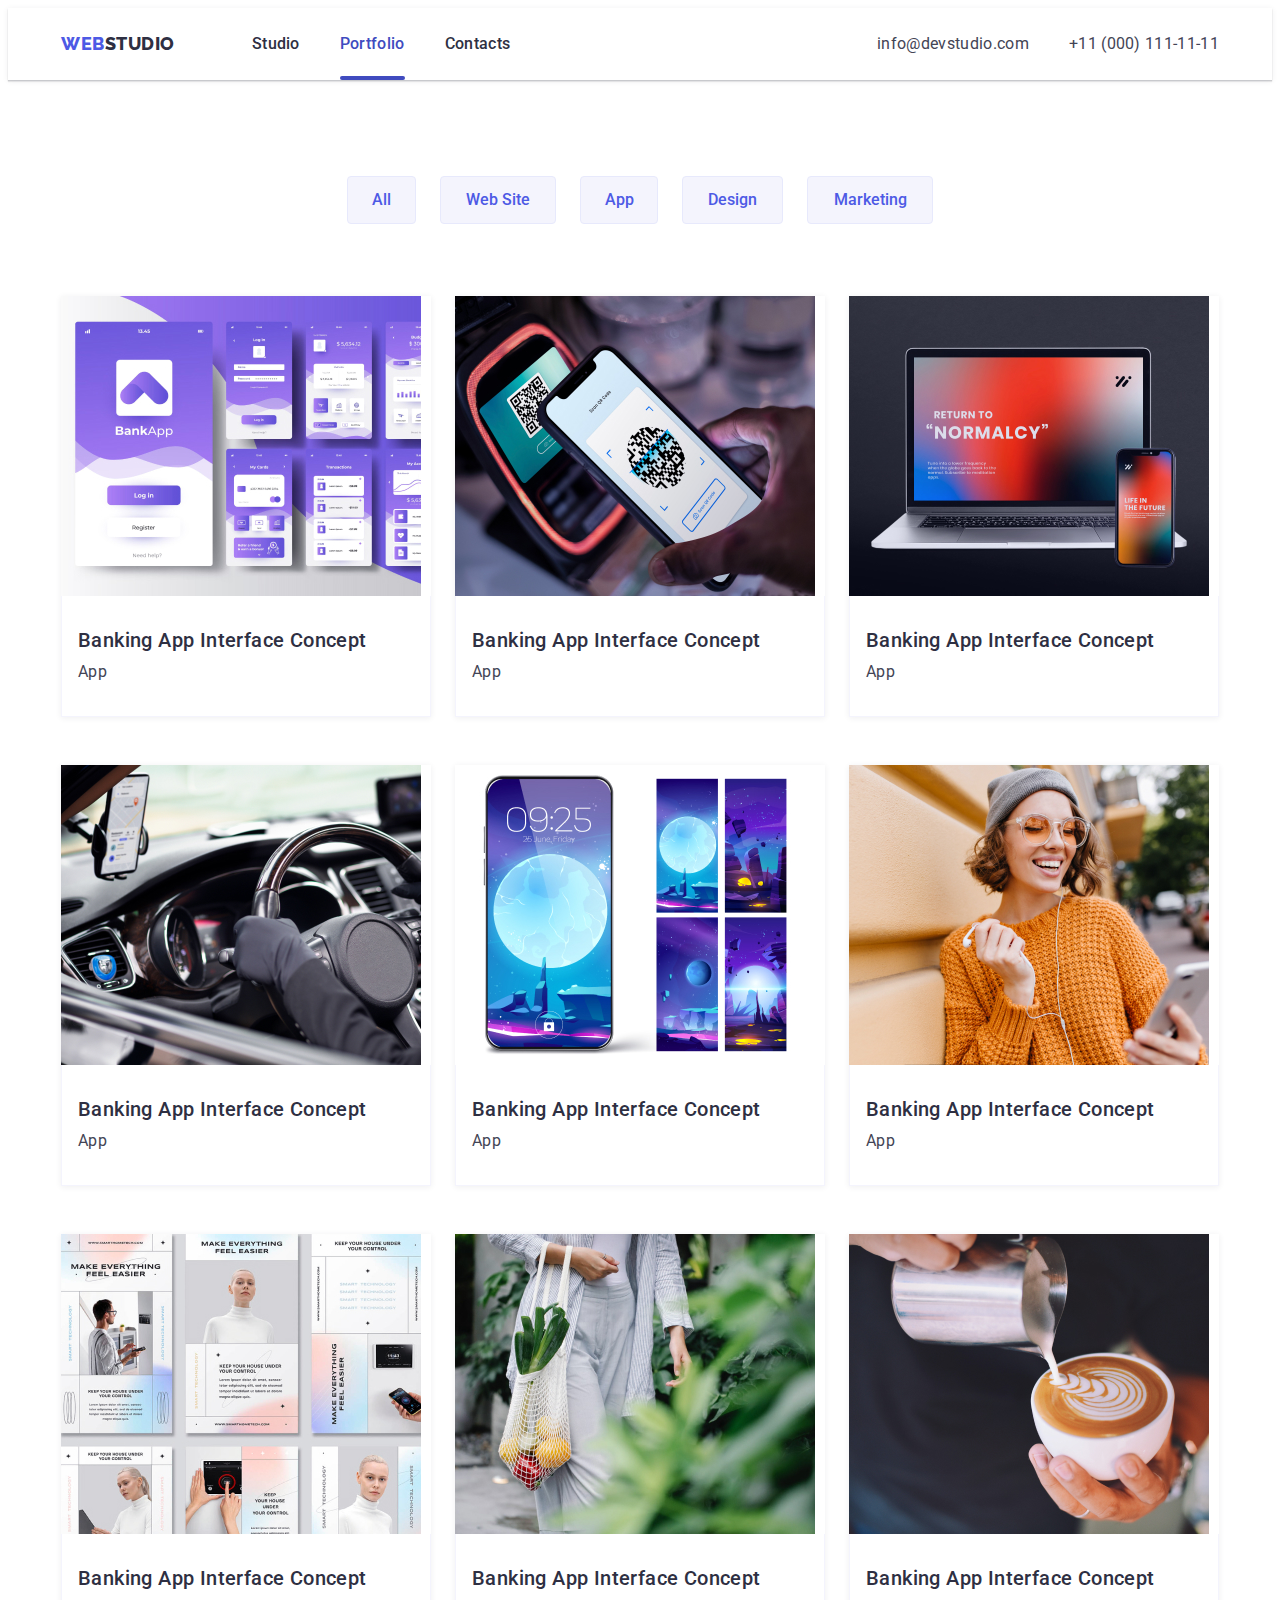
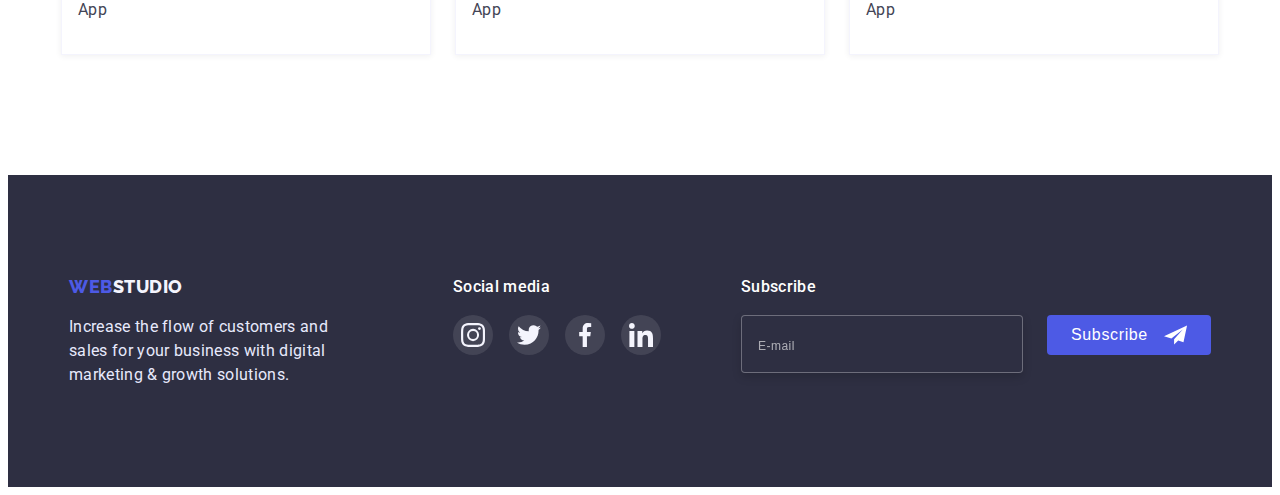
<file: portfolio.html>
<!DOCTYPE html>
<html lang="en">

<head>
    <meta charset="UTF-8">
    <meta http-equiv="X-UA-Compatible" content="IE=edge">
    <meta name="viewport" content="width=device-width, initial-scale=1.0">
    <title>Portfolio</title>

    <link rel="stylesheet" href="https://cdnjs.cloudflare.com/ajax/libs/modern-normalize/1.1.0/modern-normalize.min.css"
        integrity="sha512-wpPYUAdjBVSE4KJnH1VR1HeZfpl1ub8YT/NKx4PuQ5NmX2tKuGu6U/JRp5y+Y8XG2tV+wKQpNHVUX03MfMFn9Q=="
        crossorigin="anonymous" referrerpolicy="no-referrer" />

    <link rel="preconnect" href="https://fonts.googleapis.com">
    <link rel="preconnect" href="https://fonts.gstatic.com" crossorigin>
    <link
        href="https://fonts.googleapis.com/css2?family=Raleway:wght@800&family=Roboto:wght@400;500;700;900&display=swap"
        rel="stylesheet">



    <link rel="stylesheet" href="./css/styles.css">

</head>

<body>
    <header class="header">
        <div class="container">
            <nav class="header-items">
                <a class="header-logo" href="https://olegkurica.github.io/goit-markup-hw-07/"><span>WEB</span>STUDIO</a>
    
                <ul class="header-list list">
                    <li>
                        <a class="header-link link" href="https://olegkurica.github.io/goit-markup-hw-07/">Studio</a>
                    </li>
                    <li>
                        <a class="header-link link current" href="https://olegkurica.github.io/goit-markup-hw-07/portfolio.html">Portfolio</a>
                    </li>
                    <li>
                        <a class="header-link link contacts" href="/">Contacts</a>
                    </li>
                </ul>
    
            </nav>
    
            <ul class="header-contacts">
                <li class="header-contacts-item">
                    <a class="header-mail link" href="mailto:info@devstudio.com">info@devstudio.com</a>
                </li>
                <li class="header-contacts-item">
                    <a class="header-phone link" href="tel:+11(000)111-11-11">+11 (000) 111-11-11</a>
                </li>
            </ul>
    
            <button class="header-mobile-button js-open-menu" type="button" aria-expanded="false"
                aria-controls="mobile-menu">
                <svg class="header-mobile-icon" width="32" height="22">
                    <use href="./images/icons.svg#icon-mobile-header"></use>
                </svg>
            </button>
    
        </div>
    </header>

    <main>
        <section class="marketing">
            <div class="container">
                <h1 class="visually-hidden">Filter</h1>
                <ul class="filter-btn">
                    <li>
                        <button class="btn-filter-al" type="button"> All </button>
                    </li>
                    <li>
                        <button class="btn-filter-w" type="button"> Web Site </button>
                    </li>
                    <li>
                        <button class="btn-filter-ap" type="button"> App </button>
                    </li>
                    <li>
                        <button class="btn-filter-d" type="button"> Design </button>
                    </li>
                    <li>
                        <button class="btn-filter-m" type="button"> Marketing </button>
                    </li>
                </ul>

                <ul class="marketing-list list">
                    <li class="card">
                        <a class="marketing-link" href="">
                            <div class="card-item">
                                <img width="360" height="300" src="./images/bankapp.jpg" alt="bank app">
                                <div class="overlay">
                                    <p class="overlay-text">14 Stylish and User-Friendly App Design Concepts · Task Manager App · Calorie Tracker App · Exotic Fruit Ecommerce App · Cloud Storage App</p>
                                </div>
                            </div>
                            <div class="marketing-card-text">
                                <h3 class="marketing-name">Banking App Interface Concept</h3>
                                <p class="marketing-text">App</p>
                            </div>
                        </a>
                        
                    </li>
                    <li class="card">
                        <a class="marketing-link" href="">
                            <div class="card-item">
                                <img width="360" height="300" src="./images/payment.jpg" alt="cashless payment">
                                <div class="overlay">
                                    <p class="overlay-text">14 Stylish and User-Friendly App Design Concepts · Task Manager App · Calorie Tracker App ·
                                        Exotic Fruit Ecommerce App · Cloud Storage App</p>
                                </div>
                            </div>
                            <div class="marketing-card-text">
                                <h3 class="marketing-name">Banking App Interface Concept</h3>
                                <p class="marketing-text">App</p>
                            </div>
                        </a>

                    </li>
                    <li class="card">
                        <a class="marketing-link" href="">
                            <div class="card-item">
                                <img width="360" height="300" src="./images/meditationapp.jpg" alt="meditatio napp">
                                <div class="overlay">
                                    <p class="overlay-text">14 Stylish and User-Friendly App Design Concepts · Task Manager App · Calorie Tracker App ·
                                        Exotic Fruit Ecommerce App · Cloud Storage App</p>
                                </div>
                            </div>
                            <div class="marketing-card-text">
                                <h3 class="marketing-name">Banking App Interface Concept</h3>
                                <p class="marketing-text">App</p>
                            </div>
                        </a>

                    </li>
                    <li class="card">
                        <a class="marketing-link" href="">                          
                            <div class="card-item">
                                <img width="360" height="300" src="./images/taxi.jpg" alt="taxi service">
                                <div class="overlay">
                                    <p class="overlay-text">14 Stylish and User-Friendly App Design Concepts · Task Manager App · Calorie Tracker
                                        App ·
                                        Exotic Fruit Ecommerce App · Cloud Storage App</p>
                                </div>
                            </div>
                            <div class="marketing-card-text">
                                <h3 class="marketing-name">Banking App Interface Concept</h3>
                                <p class="marketing-text">App</p>
                            </div>
                            </a>

                    </li>
                    <li class="card">
                        <a class="marketing-link" href="">
                            <div class="card-item">
                                <img width="360" height="300" src="./images/screenillu.jpg" alt="screen illustrations">
                                <div class="overlay">
                                    <p class="overlay-text">14 Stylish and User-Friendly App Design Concepts · Task Manager App · Calorie Tracker
                                        App ·
                                        Exotic Fruit Ecommerce App · Cloud Storage App</p>
                                </div>
                            </div>
                            <div class="marketing-card-text">
                                <h3 class="marketing-name">Banking App Interface Concept</h3>
                                <p class="marketing-text">App</p>
                            </div>
                            </a>

                    </li>
                    <li class="card">
                        <a class="marketing-link" href="">
                            <div class="card-item">
                                <img width="360" height="300" src="./images/onlinecours.jpg" alt="online courses">
                                <div class="overlay">
                                    <p class="overlay-text">14 Stylish and User-Friendly App Design Concepts · Task Manager App · Calorie Tracker
                                        App ·
                                        Exotic Fruit Ecommerce App · Cloud Storage App</p>
                                </div>
                            </div>
                            <div class="marketing-card-text">
                                <h3 class="marketing-name">Banking App Interface Concept</h3>
                                <p class="marketing-text">App</p>
                            </div>
                            </a>

                    </li>
                    <li class="card">
                        <a class="marketing-link" href="">
                            <div class="card-item">
                                <img width="360" height="300" src="./images/instconcept.jpg" alt="instagram stories concept">
                                <div class="overlay">
                                    <p class="overlay-text">14 Stylish and User-Friendly App Design Concepts · Task Manager App · Calorie Tracker
                                        App ·
                                        Exotic Fruit Ecommerce App · Cloud Storage App</p>
                                </div>
                            </div>
                            <div class="marketing-card-text">
                                <h3 class="marketing-name">Banking App Interface Concept</h3>
                                <p class="marketing-text">App</p>
                            </div>
                            </a>

                    </li>
                    <li class="card">
                        <a class="marketing-link" href="">      
                            <div class="card-item">
                                <img width="360" height="300" src="./images/organicfood.jpg" alt="organic food">
                                <div class="overlay">
                                    <p class="overlay-text">14 Stylish and User-Friendly App Design Concepts · Task Manager App · Calorie Tracker
                                        App ·
                                        Exotic Fruit Ecommerce App · Cloud Storage App</p>
                                </div>
                            </div>
                            <div class="marketing-card-text">
                                <h3 class="marketing-name">Banking App Interface Concept</h3>
                                <p class="marketing-text">App</p>
                            </div>
                            </a>

                    </li>
                    <li class="card">
                        <a class="marketing-link" href="">
                            <div class="card-item">
                                <img width="360" height="300" src="./images/freshcoffe.jpg" alt="fresh coffee">
                                <div class="overlay">
                                    <p class="overlay-text">14 Stylish and User-Friendly App Design Concepts · Task Manager App · Calorie Tracker
                                        App ·
                                        Exotic Fruit Ecommerce App · Cloud Storage App</p>
                                </div>
                            </div>
                            <div class="marketing-card-text">
                                <h3 class="marketing-name">Banking App Interface Concept</h3>
                                <p class="marketing-text">App</p>
                            </div>
                            </a>

                    </li>
                </ul>
            </div>

        </section>


    </main>
    <footer class="footer">
        <div class="container">
            <div class="footer-all-items">
                <div class="footer-items">
                    <a class="footer-logo" href="https://olegkurica.github.io/goit-markup-hw-07/"><span>WEB</span>STUDIO</a>
                    <p class="footer-descr">Increase the flow of customers and sales for your business with digital
                        marketing & growth solutions.</p>
                </div>
                <nav class="footer-soc-items">
                    <p class="footer-soc-title">Social media</p>
                    <ul class="footer-soc-list list">
                        <li class="footer-soc-item">
                            <a href="#" class="footer-soc-link link">
                                <svg class="footer-soc-icon">
                                    <use href="./images/icons.svg#icon-instagram"></use>
                                </svg>
                            </a>
                        </li>
                        <li class="footer-soc-item">
                            <a href="#" class="footer-soc-link link">
                                <svg class="footer-soc-icon">
                                    <use href="./images/icons.svg#icon-twitter"></use>
                                </svg>
                            </a>
                        </li>
                        <li class="footer-soc-item">
                            <a href="#" class="footer-soc-link link">
                                <svg class="footer-soc-icon">
                                    <use href="./images/icons.svg#icon-facebook"></use>
                                </svg>
                            </a>
                        </li>
                        <li class="footer-soc-item">
                            <a href="#" class="footer-soc-link link">
                                <svg class="footer-soc-icon">
                                    <use href="./images/icons.svg#icon-linkedin"></use>
                                </svg>
                            </a>
                        </li>
                    </ul>
                </nav>
    
                <div class="footer-form-items">
                    <h3 class="footer-form-title">Subscribe</h3>
                    <form class="footer-form" name="footer_form" autocomplete="on">
                        <label for="footer_email" class="footer-form-field visually-hidden"></label>
                        <input class="footer-form-input" type="email" name="user_mail" placeholder="E-mail"
                            id="footer_email">
                        <button class="footer-form-btn" type="submit">
                            <span class="footer-btn-text">Subscribe</span>
                            <svg class="footer-form-icon" width="24px" height="24px">
                                <use href="./images/icons.svg#icon-telegram"></use>
                            </svg>
                        </button>
                    </form>
                </div>
            </div>
    
        </div>
    </footer>
</body>

</html>
</file>
<file: css/styles.css>
body {
    font-family: 'Roboto', sans-serif;
    color: var(--light-color);
}

.link {
    font-family: inherit;
    text-decoration: none;
}

.list {
    list-style: none;
}

.container {
    /*PHONE SCREEN*/

    min-width: 320px;
    max-width: 426px;
    padding-left: 16px;
    padding-right: 16px;
    margin: auto;
}

/*TABLET SCREEN*/
@media screen and (min-width: 768px) {
    .container {
        max-width: 766px;
    }
}

/*DESCKTOP SCREEN*/
@media screen and (min-width: 1200px) {
    .container {
        max-width: 1158px;
        padding-left: 15px;
        padding-right: 15px;
    }
}

:root {
    --light-color: #FFFFFF;
    --main-color: #2E2F42;
    --submain-color: #434455;
    --iris-color: #4D5AE5;
    --cloud-color: #F4F4FD;
    --cornflower-color: #E7E9FC;
    --light-slate-color: #8E8F99;
    --green-color: #31D0AA;
    --ocean-color: #404BBF;
    --modalbg-color: #FCFCFC;
    --black-color: #000;

    --fast-amim: 250ms cubic-bezier(0.4, 0, 0.2, 1);
}

img {
    display: block;
    max-width: 100%;
    height: auto;
}

.visually-hidden {
    position: absolute;
    white-space: nowrap;
    width: 1px;
    height: 1px;
    overflow: hidden;
    border: 0;
    padding: 0;
    clip: rect(0 0 0 0);
    clip-path: inset(50%);
    margin: -1px;
}

/* _______ HEADER SECTION _______ */

.header {
    background: var(--light-color);
    box-shadow: 0px 2px 1px rgba(46, 47, 66, 0.08), 0px 1px 1px rgba(46, 47, 66, 0.16), 0px 1px 6px rgba(46, 47, 66, 0.08);
}

.header-mobile-icon {
    stroke: var(--main-color);
}

.header .container {
    display: flex;
    align-items: center;
    justify-content: space-between;
}

.header-items {
    display: flex;
    align-items: center;
}

.header-list {
    display: none;
}

@media screen and (min-width: 768px) {
    .header-list {
        display: flex;
        align-items: center;
        padding-left: 0;
        margin: 0 auto;
        gap: 40px;
    }
}
  
.header-logo {
    font-family: 'Raleway', sans-serif;
    font-weight: 800;
    font-size: 18px;
    line-height: 1.33;
    letter-spacing: 0.03em;
    color: var(--main-color);
    text-decoration: none;
    padding: 24px 0;
}

/*TABLET SCREEN*/
@media screen and (min-width: 768px) {
    .header-logo {
        margin-right: 123px;
    }
}

/*DESCKTOP SCREEN*/
@media screen and (min-width: 1200px) {
    .header-logo {
        margin-right: 77px;
    }
}

.header-logo>span {
    color: var(--iris-color);
}

.header-link {
    font-weight: 500;
    font-size: 16px;
    line-height: 1.5;
    letter-spacing: 0.02em;
    color: var(--main-color);
    padding: 24px 0;
    display: block;
    transition: color var(--fast-amim);
}

.current {
    display: block;
    color: var(--ocean-color);
    padding: 24px 0 0 0;
}

.current::after {
    position: relative;
    display: block;
    content: '';
    width: 100%;
    height: 4px;
    margin-top: calc(24px - 4px);
    border-radius: 2px;
    background-color: var(--ocean-color);
}

.header-link:hover,
.header-link:focus {
    color: var(--ocean-color);
}

.header-contacts {
    display: none;
}

/*TABLET SCREEN*/
@media screen and (min-width: 768px) {
    .header-contacts {
        display: block;
        list-style-type: none;
        padding-left: 0;
        margin: 0;
    }
}

/*DESCKTOP SCREEN*/
@media screen and (min-width: 1200px) {
    .header-contacts {
        display: flex;
    }
}

.header-mail:hover,
.header-mail:focus {
    color: var(--ocean-color);
}

.header-phone:hover,
.header-phone:focus {
    color: var(--ocean-color);
}

.header-mail {
    color: var(--submain-color);
    transition: color var(--fast-amim);
}

.header-phone {
    color: var(--submain-color);
    transition: color var(--fast-amim);
}

.header-contacts-item {
    font-size: 12px;
    line-height: 1.33;
    letter-spacing: 0.04em;
}

@media screen and (min-width: 1200px) {
    .header-contacts-item {
        font-size: 16px;
        line-height: 1.5;
        letter-spacing: 0.02em;
    }
    
    .header-contacts-item:not(:last-child) {
        margin-right: 40px;
    }
}

.header-mobile-button {
    background-color: transparent;
    border: none;
    cursor: pointer;
}

@media screen and (min-width: 768px) {
    .header-mobile-button {
        display: none;
    }
}

/* ________ HERO SECTION ________ */

.hero {
    background-image: linear-gradient(to right, rgba(46, 47, 66, 0.7), rgba(46, 47, 66, 0.7)),url(../images/hero/hero-mob@1x.jpg);
    background-color: var(--main-color);
    padding: 192px 0;
    text-align: center;
    background-position: center;
    background-size: cover;
    background-repeat: no-repeat;
    max-width: 1440px;
    margin: 0 auto;
}

@media screen and (min-device-pixel-ratio: 2),
(-webkit-min-device-pixel-ratio: 2),
(min-resolution: 192dpi),
(min-resolution: 2dppx) {
    .hero {
        background-image: linear-gradient(to right, rgba(46, 47, 66, 0.7), rgba(46, 47, 66, 0.7)), url(../images/hero/hero-mob@2x.jpg);
    }
}

@media screen and (min-width: 429px) {
    .hero {
        background-image: linear-gradient(to right, rgba(46, 47, 66, 0.7), rgba(46, 47, 66, 0.7)), url(../images/hero/hero-tab@1x.jpg);
    }
}

@media screen and (min-width: 429px) and (min-device-pixel-ratio: 2),
(-webkit-min-device-pixel-ratio: 2),
(min-resolution: 192dpi),
(min-resolution: 2dppx) {
    .hero {
        background-image: linear-gradient(to right, rgba(46, 47, 66, 0.7), rgba(46, 47, 66, 0.7)), url(../images/hero/hero-tab@2x.jpg);
    }
}

@media screen and (min-width: 769px) {
    .hero {
        background-image: linear-gradient(to right, rgba(46, 47, 66, 0.7), rgba(46, 47, 66, 0.7)), url(../images/hero/hero-desk@1x.jpg);
    }
}

@media screen and (min-width: 769px) and (min-device-pixel-ratio: 2),
(-webkit-min-device-pixel-ratio: 2),
(min-resolution: 192dpi),
(min-resolution: 2dppx) {
    .hero {
        background-image: linear-gradient(to right, rgba(46, 47, 66, 0.7), rgba(46, 47, 66, 0.7)), url(../images/hero/hero-desk@2x.jpg);
    }
}

.hero-title {
    font-weight: 700;
    font-size: 36px;
    line-height: 1.11;
    letter-spacing: 0.02em;
    margin: 0 auto;
    color: var(--light-color);
    max-width: 318px;
    
}

/*TABLET SCREEN*/
@media screen and (min-width: 768px) {
    .hero-title {
        font-size: 56px;
        line-height: 1.07;
        max-width: 497px;
    }
}

.hero-btn {
    font-family: 'Roboto';
    background: var(--iris-color);
    box-shadow: 0px 4px 4px rgba(0, 0, 0, 0.15);
    color: var(--light-color);
    cursor: pointer;
    border-radius: 4px;
    border: 0;
    width: 170px;
    height: 51px;
    font-weight: 500;
    font-size: 16px;
    line-height: 1.18;
    letter-spacing: 0.04em;
    margin-top: 72px;
    transition: background-color var(--fast-amim);
}

/*TABLET SCREEN*/
@media screen and (min-width: 768px) {
    .hero-btn {
        margin-top: 40px;
    }
}

/*DESCKTOP SCREEN*/
@media screen and (min-width: 1200px) {
    .hero-btn {
        margin-top: 48px;
    }
}

.hero-btn:hover,
.hero-btn:focus {
    background-color: var(--ocean-color);
}

/* _______ SKILL SECTION _______ */

.skills {
    padding: 96px 0;
}

/*DESCKTOP SCREEN*/
@media screen and (min-width: 1200px) {
    .skills {
        padding: 120px 0;
    }
}

.skill-list {
    padding-left: 0;
    margin: 0 auto;
}

.skill-feature {
    margin-bottom: 72px;
}

.skill-feature:last-child {
    margin-bottom: 0;
}

/*TABLET SCREEN*/
@media screen and (min-width: 768px) {
    .skill-list {
        display: flex;
        flex-wrap: wrap;
        gap: 24px;
    }

    .skill-feature {
        min-width: 355px;
        margin-bottom: 0;
    }
}

/*DESCKTOP SCREEN*/
@media screen and (min-width: 1200px) {
    .skill-list {
        display: flex;
        flex-wrap: nowrap;
    }

    .skill-feature {
        min-width: 264px;
    }
}

.skill-list li {
    flex-basis: calc((100% - 3 * 24px) / 4);
}

.skill-name {
    font-weight: 700;
    font-size: 36px;
    line-height: 1.11;
    letter-spacing: 0.02em;
    color: var(--main-color);
    margin-bottom: 8px;
    margin-top: 0;
}

@media screen and (max-width: 767.98px) {
    .skill-name {
        text-align: center;
    }
}

/*DESCKTOP SCREEN*/
@media screen and (min-width: 1200px) {
    .skill-name {
        font-weight: 700;
        font-size: 20px;
        line-height: 1.2;
    }
}

.skill-icon-item {
    display: none;
}

.skill-descr {
    font-weight: 500;
    font-size: 16px;
    line-height: 1.5;
    letter-spacing: 0.02em;
    color: var(--submain-color);
    text-decoration: none;
    margin: 0 auto;
}

/*DESCKTOP SCREEN*/
@media screen and (min-width: 1200px) {
    .skill-descr {
        font-weight: 400;
    }

    .skill-icon-item {
        display: flex;
        height: 112px;
        border-radius: 4px;
        background-color: var(--cloud-color);
        justify-content: center;
        align-items: center;
        margin-bottom: 8px;
    }

    .skill-decor {
        width: 64px;
        height: 64px;
    }
}

/* _______ GALLERY SECTION _______ */

.gallery {
    padding-bottom: 120px;
}

@media screen and (max-width: 1199.98px) {
    .gallery {
        display: none;
    }
}

.gallery-title {
    font-weight: 700;
    font-size: 36px;
    line-height: 1.11;
    letter-spacing: 0.02em;
    color: var(--main-color);
    text-align: center;
    margin: 0 auto;
    margin-bottom: 72px;
}

.gallery-items {
    display: flex;
    align-items: flex-start;
    gap: 24px;
    margin: 0 auto;
    padding-left: 0;
    list-style-type: none;
}

/* _______ TEAM SECTION _______ */

.team-list {
    background: var(--cloud-color);
    padding-top: 96px;
    padding-bottom: 96px;
}

/*DESCKTOP SCREEN*/
@media screen and (min-width: 1200px) {
    .team-list {
        padding-top: 120px;
        padding-bottom: 120px;
    }
}

.team-members {  
    display: flex;
    flex-wrap: wrap;
    justify-content: center;
    gap: 72px;
    margin: 0;
    padding-left: 0;
}

/*TABLET SCREEN*/
@media screen and (min-width: 768px) {
    .team-members {
        gap: 24px;
        row-gap: 64px;
    }
}

/*DESCKTOP SCREEN*/
@media screen and (min-width: 1200px) {
    .team-members {
        align-items: flex-start;
    }
}

.team-title {
    font-weight: 700;
    font-size: 36px;
    line-height: 1.11;
    letter-spacing: 0.02em;
    color: var(--main-color);
    text-align: center;
    margin-bottom: 72px;
    margin-top: 0;
}

.team-card {
    background: var(--light-color);
    box-shadow: 0px 1px 6px rgba(46, 47, 66, 0.08), 0px 1px 1px rgba(46, 47, 66, 0.16), 0px 2px 1px rgba(46, 47, 66, 0.08);
    border-radius: 0px 0px 4px 4px;
    max-width: 264px;
    text-align: center;
}

.team-card-text {
    padding: 32px 0;
}

.team-member {
    font-weight: 700;
    font-size: 20px;
    line-height: 1.2;
    letter-spacing: 0.02em;
    color: var(--main-color);
    margin-bottom: 8px;
    margin-top: 0;
}

.member-descr {
    font-size: 16px;
    line-height: 1.5;
    letter-spacing: 0.02em;
    color: var(--submain-color);
    margin: 0;
    margin-bottom: 8px;
}

.team-soc-link {
    padding: 12px;
    margin: 0 auto;
    background-color: var(--iris-color);
    width: 40px;
    height: 40px;
    border-radius: 50%;
    display: flex;
    transition: background-color var(--fast-amim);
}

.team-soc-list {
    padding-left: 0;
    margin: 0;
    display: flex;
    gap: 24px;
    align-items: center;
    justify-content: center;
}

.team-soc-link:hover,
.team-soc-link:focus {
    background-color: #404BBF;
}

.team-soc-icon {
    width: 16px;
    height: 16px;
}

/* _______ FOOTER SECTION _______ */

.footer { 
    background: var(--main-color);
    padding-top: 96px;
    padding-bottom: 96px;
}

/*DESCKTOP SCREEN*/
@media screen and (min-width: 1200px) {
    .footer {
        padding-top: 100px;
        padding-bottom: 100px;
    }
}

.footer-all-items {
    display: flex;
    flex-wrap: wrap;
    justify-content: center;
    text-align: center;
}

/*TABLET SCREEN*/
@media screen and (min-width: 768px) {
    .footer-all-items {
        text-align: start;
        justify-content: start; 
        margin-left: 94px;  
    }
}

/*DESCKTOP SCREEN*/
@media screen and (min-width: 1200px) {
    .footer-all-items {
        justify-content: center;
        margin-left: 0;
    }
}

.footer-logo {
    font-family: 'Raleway', sans-serif;
    font-weight: 800;
    font-size: 18px;
    line-height: 1.33;
    width: 115px;
    letter-spacing: 0.03em;
    color: var(--cloud-color);
    text-decoration: none;
}

.footer-logo>span {
    color: var(--iris-color);
}

.footer-descr {
    font-size: 16px;
    line-height: 1.5;
    letter-spacing: 0.02em;
    color: var(--cornflower-color);
    max-width: 264px;
    margin-bottom: 0;
    text-align: start;
}

.footer-soc-title {
    font-weight: 500;
    font-size: 16px;
    line-height: 1.5;
    letter-spacing: 0.02em;
    margin: 0;
    margin-bottom: 16px;
}

.footer-soc-icon {
    width: 24px;
    height: 24px;
}

.footer-soc-list {
    margin: 0;
    padding-left: 0;
    display: flex;
    gap: 16px;
    align-items: center;
    justify-content: center;
}

.footer-soc-list li {
    flex-basis: calc((100% - 3 * 24px) / 4);
}

.footer-soc-item {
    margin: 0;
    width: 40px;
    height: 40px;
    display: flex;
}

.footer-soc-link {
    padding: 8px;
    background-color: rgba(255, 255, 255, 0.1);
    border-radius: 50%;
    transition: background-color var(--fast-amim);
}

.footer-soc-link:hover,
.footer-soc-link:focus {
    background-color: var(--green-color);
}

.footer-items {
    margin: 0;
    margin-bottom: 72px;
}

/*TABLET SCREEN*/
@media screen and (min-width: 768px) {
    .footer-items {
        margin-right: 24px;
    }
}

/*DESCKTOP SCREEN*/
@media screen and (min-width: 1200px) {
    .footer-items {
        margin-right: 120px; 
        margin-bottom: 0;
    }
}

.footer-soc-items {
    margin: 0;
    margin-bottom: 72px;
}

/*DESCKTOP SCREEN*/
@media screen and (min-width: 1200px) {
    .footer-soc-items {
        margin-right: 80px;
        margin-bottom: 0;
    }
}

.footer-form-input::placeholder {
    font-size: 12px;
    line-height: 2;
    letter-spacing: 0.04em;
    color: rgba(255, 255, 255, 0.6);
}

.footer-form-title {
    font-weight: 500;
    font-size: 16px;
    line-height: 1.5;
    letter-spacing: 0.02em;
    margin: 0;
    margin-bottom: 16px;
}

.footer-form-btn {
    display: flex;
    align-items: center;
    gap: 16px;
    background-color: var(--iris-color);
    border-radius: 4px;
    border: 0;
    letter-spacing: 0.04em;
    color: var(--light-color);
    font-weight: 500;
    font-size: 16px;
    line-height: 1.5;
    width: 164px;
    height: 40px;
    cursor: pointer;
    transition: background-color var(--fast-amim), box-shadow var(--fast-amim);
    padding: 8px 24px 8px 24px;
}

.footer-form-btn:hover,
.footer-form-btn:focus {
    background-color: var(--ocean-color);
    box-shadow: 0px 4px 4px rgba(0, 0, 0, 0.15);
}

.footer-form-input {
    background-color: var(--main-color);
    border: 1px solid rgba(255, 255, 255, 0.3);
    filter: drop-shadow(0px 4px 4px rgba(0, 0, 0, 0.15));
    border-radius: 4px;
    width: 100%;
    height: 40px;
    padding: 8px 0 8px 16px;
    outline: none;
    color: rgba(255, 255, 255, 0.6);
    font-size: 18px;
    margin-bottom: 16px;
}

/*TABLET SCREEN*/
@media screen and (min-width: 768px) {
    .footer-form-input {
        margin-right: 24px;
        width: 264px;
        margin-bottom: 0;
    }
}

.footer-form {
    display: flex;
    flex-wrap: wrap;
    justify-content: center;
}

/* _______ FILTER SECTION _______ */

.filter-btn {
    display: flex; 
    justify-content: flex-start;
    flex-wrap: wrap;
    gap: 24px;
    margin-bottom: 72px;
    margin-top: 0;
    margin-left: 18px;
    list-style-type: none;
    padding-left: 0;
}

@media screen and (min-width: 768px) {
    .filter-btn {
        margin-left: 0;
        justify-content: center;
    }
}

.btn-filter-al {
    font-family: 'Roboto', sans-serif;
    background-color: var(--cloud-color);
    border: 1px solid var(--cornflower-color);
    border-radius: 4px;
    cursor: pointer;
    color: var(--iris-color);
    font-weight: 500;
    font-size: 16px;
    line-height: 1.5;
    width: 69px;
    height: 48px;
    transition: background-color var(--fast-amim), box-shadow var(--fast-amim), color var(--fast-amim), border-color var(--fast-amim);
}

.btn-filter-al:hover,
.btn-filter-al:focus {
    background-color: var(--iris-color);
    box-shadow: 0px 3px 1px rgba(0, 0, 0, 0.1), 0px 2px 1px rgba(0, 0, 0, 0.08), 0px 2px 2px rgba(0, 0, 0, 0.12);
    color: var(--light-color);
    border-color: transparent;
}

.btn-filter-w {
    font-family: 'Roboto', sans-serif;
    background-color: var(--cloud-color);
    border: 1px solid var(--cornflower-color);
    border-radius: 4px;
    cursor: pointer;
    color: var(--iris-color);
    font-weight: 500;
    font-size: 16px;
    line-height: 1.5;
    width: 116px;
    height: 48px;
    transition: background-color var(--fast-amim), box-shadow var(--fast-amim), color var(--fast-amim), border-color var(--fast-amim);
}

.btn-filter-w:hover,
.btn-filter-w:focus {
    background-color: var(--iris-color);
    box-shadow: 0px 3px 1px rgba(0, 0, 0, 0.1), 0px 2px 1px rgba(0, 0, 0, 0.08), 0px 2px 2px rgba(0, 0, 0, 0.12);
    color: var(--light-color);
    border-color: transparent;
}

.btn-filter-ap {
    font-family: 'Roboto', sans-serif;
    background-color: var(--cloud-color);
    border: 1px solid var(--cornflower-color);
    border-radius: 4px;
    cursor: pointer;
    color: var(--iris-color);
    font-weight: 500;
    font-size: 16px;
    line-height: 1.5;
    width: 78px;
    height: 48px;
    transition: background-color var(--fast-amim), box-shadow var(--fast-amim), color var(--fast-amim), border-color var(--fast-amim);
}

.btn-filter-ap:hover,
.btn-filter-ap:focus {
    background-color: var(--iris-color);
    box-shadow: 0px 3px 1px rgba(0, 0, 0, 0.1), 0px 2px 1px rgba(0, 0, 0, 0.08), 0px 2px 2px rgba(0, 0, 0, 0.12);
    color: var(--light-color);
    border-color: transparent;
}

.btn-filter-d {
    font-family: 'Roboto', sans-serif;
    background-color: var(--cloud-color);
    border: 1px solid var(--cornflower-color);
    border-radius: 4px;
    cursor: pointer;
    color: var(--iris-color);
    font-weight: 500;
    font-size: 16px;
    line-height: 1.5;
    width: 101px;
    height: 48px;
    transition: background-color var(--fast-amim), box-shadow var(--fast-amim), color var(--fast-amim), border-color var(--fast-amim);
}

.btn-filter-d:hover,
.btn-filter-d:focus {
    background-color: var(--iris-color);
    box-shadow: 0px 3px 1px rgba(0, 0, 0, 0.1), 0px 2px 1px rgba(0, 0, 0, 0.08), 0px 2px 2px rgba(0, 0, 0, 0.12);
    color: var(--light-color);
    border-color: transparent;
}

.btn-filter-m {
    font-family: 'Roboto', sans-serif;
    background-color: var(--cloud-color);
    border: 1px solid var(--cornflower-color);
    border-radius: 4px;
    cursor: pointer;
    color: var(--iris-color);
    font-weight: 500;
    font-size: 16px;
    line-height: 1.5;
    width: 126px;
    height: 48px;
    transition: background-color var(--fast-amim), box-shadow var(--fast-amim), color var(--fast-amim), border-color var(--fast-amim);
}

.btn-filter-m:hover,
.btn-filter-m:focus {
    background-color: var(--iris-color);
    box-shadow: 0px 3px 1px rgba(0, 0, 0, 0.1), 0px 2px 1px rgba(0, 0, 0, 0.08), 0px 2px 2px rgba(0, 0, 0, 0.12);
    color: var(--light-color);
    border-color: transparent;
}

/* _______ MARKETING SECTION _______ */

.marketing {
    padding: 48px 0;
}

/*TABLET SCREEN*/
@media screen and (min-width: 768px) {
    .marketing {
        padding: 64px 0 96px 0;
    }
}

/*DESCKTOP SCREEN*/
@media screen and (min-width: 1200px) {
    .marketing {
        padding: 96px 0 120px 0;
    }
}

.marketing-list {
    max-width: 360px;
    display: flex;
    flex-wrap: wrap;
    row-gap: 48px;
    padding-left: 0;
    margin: 0 auto;
}

/*TABLET SCREEN*/
@media screen and (min-width: 768px) {
    .marketing-list{
        max-width: none;
        column-gap: 24px;
        row-gap: 72px;    
    }

    .marketing-list .card {
        flex-basis: calc((100% - 1 * 24px) / 2);
    }
}

/*DESCKTOP SCREEN*/
@media screen and (min-width: 1200px) {
    .marketing-list {
        row-gap: 48px;  
    }

    .marketing-list .card {
        flex-basis: calc((100% - 2 * 24px) / 3);
    }
}

.marketing-card-text {
    padding: 32px 0 32px 16px;
    border: 0.5px solid var(--cloud-color);
    border-top-width: 0px;
}

.marketing-link {
    position: relative;
    text-decoration: none;
    color: var(--main-color);
    box-shadow: 0px 1px 6px rgba(46, 47, 66, 0.08);
    display: block;
    transition: box-shadow var(--fast-amim);
}

.marketing-link:hover,
.marketing-link:focus {
    box-shadow: 0px 1px 6px rgba(46, 47, 66, 0.08), 0px 1px 1px rgba(46, 47, 66, 0.16), 0px 2px 1px rgba(46, 47, 66, 0.08);
}

.marketing-text {
    margin: 0;
    font-size: 16px;
    line-height: 1.5;
    letter-spacing: 0.02em;
    color: var(--submain-color);
}

.marketing-name {
    margin-top: 0;
    margin-bottom: 8px;
    font-weight: 500;
    font-size: 20px;
    line-height: 1.2;
    letter-spacing: 0.02em;
    color: var(--main-color);
}

.card-item {
    overflow: hidden;
    position: relative;
}

.overlay {
    position: absolute;
    top: 0;
    left: 0;
    transform: translateY(100%);
    width: 100%;
    height: 100%;
    background-color: var(--iris-color);
    transition: transform var(--fast-amim);
}

.marketing-link:hover .overlay,
.marketing-link:focus .overlay {
    transform: translateY(0);
}

.overlay-text {
    font-size: 16px;
    line-height: 1.5;
    letter-spacing: 0.02em;
    color: var(--cloud-color);
    padding: 40px 32px 0 32px;
    margin: 0;
}

/* _______ CUSTOMERS SECTION _______ */

.customers {
    padding: 96px 0;
}

/*DESCKTOP SCREEN*/
@media screen and (min-width: 1200px) {
    .customers {
        padding: 120px 0;
    }
}

.customers-title {
    font-weight: 700;
    font-size: 36px;
    line-height: 1.11;
    text-align: center;
    letter-spacing: 0.02em;
    color: var(--main-color);
    margin-bottom: 72px;
    margin-top: 0;
}

.customers-icon {
    width: 104px;
    height: 56px;
}

.customers-list {
    margin: 0;
    padding-left: 0; 
    display: flex;
    gap: 24px;
    row-gap: 72px;
    align-items: center;
    justify-content: center;
    flex-wrap: wrap;
}

.customers-list li {
    flex-basis: calc((100% - 5 * 24px) / 6);
}

.customers-item {
    list-style-type: none;
    margin: 0;
    width: 168px;
    display: flex;
}

.customers-link {
    padding: 16px 32px 16px 32px;
    fill: var(--light-slate-color);
    border: 1px solid var(--light-slate-color);
    border-radius: 4px;
    width:100%;
    height:100%;
    transition: fill 250ms cubic-bezier(0.4, 0, 0.2, 1), border-color 250ms cubic-bezier(0.4, 0, 0.2, 1);
}

.customers-link:hover,
.customers-link:focus {
    fill: var(--iris-color);
    border-color: var(--iris-color);
}   

/* _______ MODAL SECTION _______ */

.backdrop {
    position: fixed;
    overflow: scroll;
    top: 0;
    left: 0;
    width: 100%;
    height: 100%;
    background: rgba(46, 47, 66, 0.4);
    transition: visibility var(--fast-amim), opacity var(--fast-amim);
}

.backdrop.is-hidden {
    visibility: hidden;
    opacity: 0;
    pointer-events: none;
}

.modal {
    position: absolute;
    transform: translate(-50%, -50%);
    top: 330px;
    left: 50%;
    background-color: var(--modalbg-color);
    box-shadow: 0px 1px 1px rgba(0, 0, 0, 0.14), 0px 1px 3px rgba(0, 0, 0, 0.12), 0px 2px 1px rgba(0, 0, 0, 0.2);
    border-radius: 4px;
    padding: 72px 24px 24px 24px;
    width: 392px;
}

@media screen and (max-width: 427.98px) {
    .modal {
        width: 302px;
    }
}

@media screen and (min-width: 768px) {
    .modal {
        top: 50%;
        width: 408px;
    }
}

.modal-btn {
    position: absolute;
    top: 24px;
    right: 24px;
    width: 24px;
    height: 24px;
    display: flex;
    align-items: center;
    justify-content: center;
    border: 1px solid rgba(0, 0, 0, 0.1);
    background-color: var(--cornflower-color);
    cursor: pointer;
    border-radius: 50%;
    transition: fill var(--fast-amim), background-color var(--fast-amim);
}

.modal-btn:hover,
.modal-btn:focus {
    background-color: var(--ocean-color);
    fill: var(--light-color);
}

.modal-form {
    display: flex;
    justify-content: center;
    flex-wrap: wrap;
    width: 100%;
}

.modal-form-title {
    font-weight: 500;
    font-size: 16px;
    line-height: 1.5;
    text-align: center;
    letter-spacing: 0.02em;
    color: var(--main-color);
    margin: 0;
    margin-bottom: 14px;
    width: 100%;
    height: 24px;
}

.modal-form-label {
    font-weight: 400;
    font-size: 12px;
    line-height: 1.33;
    letter-spacing: 0.01em;
    color: var(--light-slate-color);
    height: 14px;
}

.modal-form-text {
    font-weight: 400;
    font-size: 12px;
    line-height: 1.33;
    letter-spacing: 0.04em;
    color: #757575;
    user-select: none;
}

.modal-form-comment::placeholder {
    font-weight: 400;
    font-size: 12px;
    line-height: 1.33;
    letter-spacing: 0.04em;
    color: rgba(117, 117, 117, 0.5);
}

.modal-form-comment::placeholder:focus {
    color: var(--black-color);
}

.modal-form-input {
    width: 100%;
    height: 40px;
    border: 1px solid rgba(33, 33, 33, 0.2);
    border-radius: 4px;
    outline: transparent;
    background-color: var(--modalbg-color);
    font-size: 18px;
    color: var(--black-color);
    padding-left: 34px;
    padding-top: 11px;
    padding-bottom: 11px;
    margin: 0;
    margin-top: 4px;
    fill: var(--main-color);
    transition: border-color var(--fast-amim);
}

.modal-form-input:focus {
    border-color: var(--iris-color);
}

.modal-form-input:focus + .modal-form-icon {
    fill: var(--iris-color);
}

.modal-form-comment {
    border: 1px solid rgba(33, 33, 33, 0.2);
    border-radius: 4px;
    width: 100%;
    height: 120px;
    outline: transparent;
    padding: 8px 16px;
    margin-top: 4px;
    transition: border-color var(--fast-amim);
    resize: none;
}

.modal-form-comment:focus {
    border-color: var(--iris-color);
}

.modal-form-agreement {
    display: flex;
    justify-content: center;
    align-items: center;
    gap: 8px;
    font-size: 12px;
}

.modal-form-btn {
    font-weight: 500;
    font-size: 16px;
    line-height: 1.5;
    letter-spacing: 0.04em;
    background-color: var(--iris-color);
    box-shadow: 0px 4px 4px rgba(0, 0, 0, 0.15);
    border-radius: 4px;
    color: var(--light-color);
    border: transparent;
    width: 169px;
    height: 56px;
    padding: 0;
    margin-top: 24px;
    cursor: pointer;
    transition: background-color var(--fast-amim);
}

.modal-form-btn:hover,
.modal-form-btn:focus {
    background-color: var(--ocean-color);
}

.modal-form-field {
    display: block;
    position: relative;
    margin-bottom: 8px;
    width: 100%;
    fill: var(--main-color);
}

.modal-form-field-comment {
    position: relative;
    margin-bottom: 16px;
    width: 100%;
    font-size: 18px;
}

.modal-form-icon {
    position: absolute;
    bottom: 13px;
    left: 16px;
    transition: fill var(--fast-amim);
}

.modal-form-checkbox {
    appearance: none;
    width: 16px;
    height: 16px;
    border: 1.25px solid var(--main-color);
    border-radius: 2px;
    transition: var(--fast-amim);
    fill: var(--cloud-color);
}

.modal-form-checkbox:checked {
    background-image: url("../images/checkbox.svg");
    background-repeat: no-repeat;
    background-position: center;
    background-color: var(--iris-color);
    border-color: var(--iris-color);
}

/* _______ MOBILE SECTION _______ */

.menu {
    display: flex;
    padding: 0;
    margin: 0;
    list-style: none;
}

@media (max-width: 767px) {
    .menu {
        display: none;
    }
}

.menu .link {
    color: inherit;
    text-decoration: none;
}

.menu .link:hover,
.menu .link:focus {
    text-decoration: underline;
}

.menu-toggle {
    position: absolute;
    top: 40px;
    right: 40px;

    height: 24px;
    width: 24px;
    display: flex;
    align-items: center;
    justify-content: center;

    margin: 0;
    padding: 0;
    background-color: var(--cornflower-color);
    cursor: pointer;
    border: 1px solid rgba(0, 0, 0, 0.1);
    border-radius: 50%;
    outline: none;
    transition: fill var(--fast-amim), background-color var(--fast-amim);
}

@media (min-width: 768px) {
    .menu-toggle {
        display: none;
    }
}

.menu-toggle:hover,
.menu-toggle:focus {
    background-color: var(--ocean-color);
    fill: var(--light-color);
}

.menu-container {
    display: flex;
    flex-direction: column;
    position: fixed;
    top: 0;
    left: 0;
    width: 100vw;
    height: 100vh;
    padding: 40px;
    padding-top: 80px;
    background-color: var(--light-color);
    z-index: 999;

    transform: translateX(100%);
    transition: transform 250ms ease-in-out;
}

.menu-container.is-open {
    transform: translateX(0);
}

.mobile-menu {
    padding: 0;
    margin: 0;
    margin-bottom: auto;
}

.mobile-menu .link {
    display: block;
    padding-left: 0;
}

.mobile-soc-link {
    padding: 8px;
    margin: 0 auto;
    background-color: var(--iris-color);
    width: 40px;
    height: 40px;
    border-radius: 50%;
    display: flex;
    transition: background-color var(--fast-amim);
}

.mobile-soc-list {
padding-left: 0;
    margin: 0;
    display: flex;
    align-items: center;
    justify-content: space-between;
    max-width: 328px;
}

.mobile-soc-link:hover,
.mobile-soc-link:focus {
    background-color: #404BBF;
}

.mobile-soc-icon {
    width: 24px;
    height: 24px;
}

.mobile-contacts {
    padding-left: 0;
    margin: 0;
    margin-bottom: 48px;
}

.mobile-menu-link {
    font-weight: 700;
    font-size: 36px;
    line-height: 1.11;
    letter-spacing: 0.02em;
    color: var(--main-color);
    transition: color var(--fast-amim);
}

.mobile-menu-link:hover,
.mobile-menu-link:focus {
    color: var(--ocean-color);
}

.mobile-menu-item:not(:last-child) {
    margin-bottom: 40px;
}

.mobile-contacts-item {
    font-weight: 500;
    font-size: 20px;
    line-height: 1.2;
    letter-spacing: 0.02em;
}

.mobile-contacts-item:first-child {
    font-weight: 700;
    font-size: 36px;
    line-height: 1.11;
}

.mobile-contacts-link {
    color: var(--submain-color);
    transition: color var(--fast-amim);
}

.mobile-contacts-link:hover,
.mobile-contacts-link:focus {
    color: var(--iris-color);
}

.mobile-contacts-item:not(:last-child) {
    margin-bottom: 40px;
}
</file>
